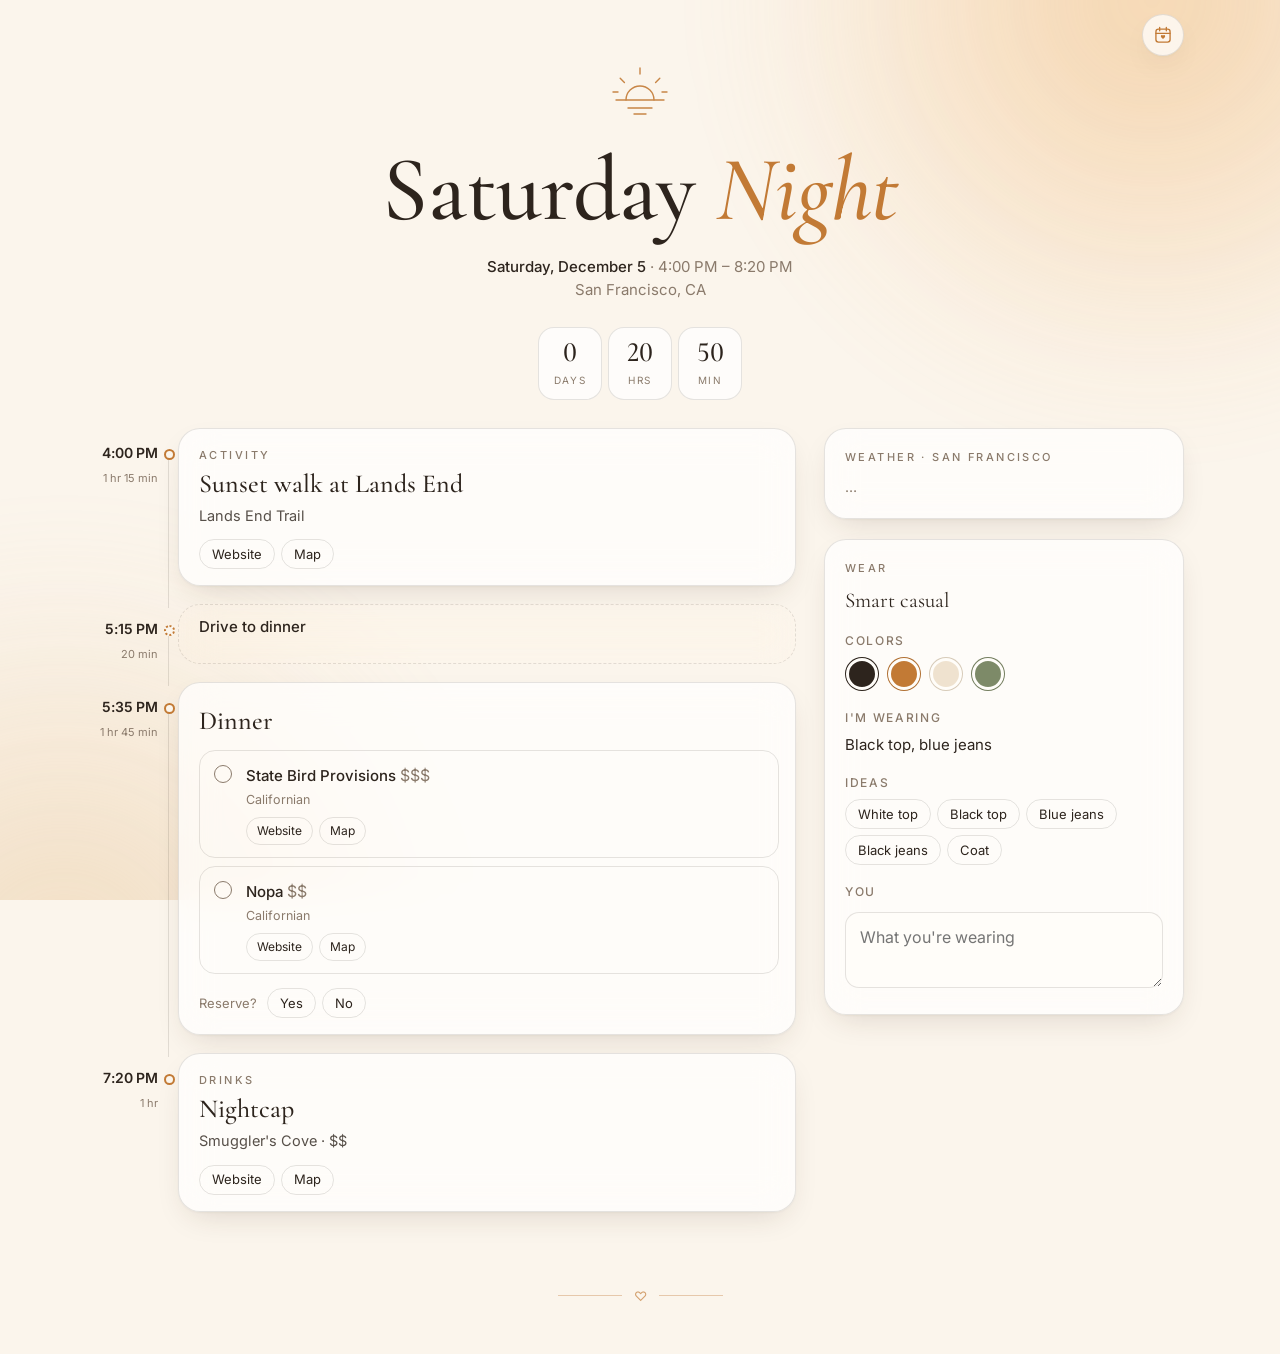
<file: index.html>
<!doctype html>
<html lang="en">
<head>
  <meta charset="utf-8">
  <meta name="viewport" content="width=device-width, initial-scale=1, viewport-fit=cover">
  <meta name="apple-mobile-web-app-capable" content="yes">
  <meta name="apple-mobile-web-app-status-bar-style" content="black-translucent">
  <meta name="apple-mobile-web-app-title" content="Date Night">
  <meta name="theme-color" content="#fbf5ec">
  <title>Date Night</title>
  <link rel="icon" href="data:image/svg+xml,<svg xmlns='http://www.w3.org/2000/svg' viewBox='0 0 64 64'><circle cx='32' cy='32' r='30' fill='%23c27a35'/><path d='M32 46s-14-8-14-18a7 7 0 0 1 14-2 7 7 0 0 1 14 2c0 10-14 18-14 18z' fill='%23fff'/></svg>">
  <link rel="preconnect" href="https://fonts.googleapis.com">
  <link rel="preconnect" href="https://fonts.gstatic.com" crossorigin>
  <link href="https://fonts.googleapis.com/css2?family=Cormorant+Garamond:ital,wght@0,400;0,500;0,600;1,400;1,500&family=Inter:wght@400;500;600&family=Playfair+Display:ital,wght@0,400;0,500;1,400&display=swap" rel="stylesheet">
  <link rel="stylesheet" href="css/style.css?v=17">
</head>
<body data-theme="golden">
  <div class="ambient" aria-hidden="true"></div>
  <div class="fx" id="fx" aria-hidden="true"></div>

  <div class="home" id="app">
    <button class="cal-btn" id="cal-btn" type="button" aria-label="Our dates" hidden>
      <svg viewBox="0 0 24 24" width="20" height="20" fill="none" stroke="currentColor" stroke-width="1.6" stroke-linecap="round" stroke-linejoin="round"><rect x="3.5" y="5" width="17" height="15.5" rx="3"/><path d="M3.5 10h17M8 3v4M16 3v4"/><path d="M12 16.6s-2.6-1.5-2.6-3.2a1.3 1.3 0 0 1 2.6-.4 1.3 1.3 0 0 1 2.6.4c0 1.7-2.6 3.2-2.6 3.2z" fill="currentColor" stroke="none"/></svg>
    </button>
    <header class="hero" id="hero"></header>

    <div class="jump-wrap">
      <nav class="jump" aria-label="Sections">
        <a href="#plan" data-sec="plan" class="on">Plan</a>
        <a href="#weather" data-sec="weather">Weather</a>
        <a href="#outfits" data-sec="outfits">Wear</a>
      </nav>
    </div>

    <div class="layout">
      <section id="plan" aria-label="Plan">
        <ol class="timeline" id="timeline"></ol>
      </section>

      <aside>
        <section id="weather" class="card weather" aria-label="Weather"></section>
        <section id="outfits" class="card outfit" aria-label="Wear"></section>
      </aside>
    </div>

    <footer class="foot"><div class="ornament" aria-hidden="true">♡</div></footer>
  </div>

  <div class="home her-cal" id="her-cal" hidden></div>

  <div class="picks-bar" id="picks-bar" hidden>
    <span id="picks-text"></span>
    <button class="btn small" id="send-picks" type="button">Send</button>
  </div>
  <div class="toast" id="toast" role="status" aria-live="polite"></div>

  <script type="module" src="js/home.js?v=17"></script>
</body>
</html>
</file>
<file: css/style.css>
/* ============================================================
   Date Planner — shared styles
   Themes set color tokens; components only read tokens.
   ============================================================ */

:root,
[data-theme="golden"] {
  --bg: #fbf5ec;
  --bg-2: #f4e8d8;
  --surface: rgba(255, 255, 255, 0.72);
  --surface-solid: #fffdf9;
  --ink: #2d241d;
  --muted: #8a7a6b;
  --line: rgba(45, 36, 29, 0.12);
  --accent: #c27a35;
  --accent-ink: #ffffff;
  --accent-soft: rgba(194, 122, 53, 0.12);
  --glow-1: rgba(239, 178, 107, 0.55);
  --glow-2: rgba(233, 199, 155, 0.6);
  --display: "Cormorant Garamond", Georgia, serif;
  --shadow: 0 1px 2px rgba(60, 40, 20, 0.04), 0 12px 32px -12px rgba(60, 40, 20, 0.18);
  color-scheme: light;
}
[data-theme="midnight"] {
  --bg: #0f131d;
  --bg-2: #161c2b;
  --surface: rgba(28, 35, 51, 0.72);
  --surface-solid: #1a2030;
  --ink: #f1ead8;
  --muted: #9aa0ae;
  --line: rgba(241, 234, 216, 0.12);
  --accent: #d6b46a;
  --accent-ink: #14110a;
  --accent-soft: rgba(214, 180, 106, 0.14);
  --glow-1: rgba(214, 180, 106, 0.22);
  --glow-2: rgba(70, 90, 150, 0.35);
  --display: "Playfair Display", Georgia, serif;
  --shadow: 0 1px 2px rgba(0, 0, 0, 0.3), 0 16px 40px -16px rgba(0, 0, 0, 0.6);
  color-scheme: dark;
}
[data-theme="blossom"] {
  --bg: #fdf4f4;
  --bg-2: #f9e3e6;
  --surface: rgba(255, 255, 255, 0.74);
  --surface-solid: #fffafa;
  --ink: #3b2430;
  --muted: #977883;
  --line: rgba(59, 36, 48, 0.12);
  --accent: #b4536b;
  --accent-ink: #ffffff;
  --accent-soft: rgba(180, 83, 107, 0.1);
  --glow-1: rgba(244, 180, 194, 0.6);
  --glow-2: rgba(255, 214, 220, 0.8);
  --display: "Cormorant Garamond", Georgia, serif;
  --shadow: 0 1px 2px rgba(90, 30, 50, 0.04), 0 12px 32px -12px rgba(90, 30, 50, 0.16);
  color-scheme: light;
}
[data-theme="coastal"] {
  --bg: #f2f6f5;
  --bg-2: #e2edeb;
  --surface: rgba(255, 255, 255, 0.74);
  --surface-solid: #fbfdfd;
  --ink: #1d2c33;
  --muted: #6e8389;
  --line: rgba(29, 44, 51, 0.12);
  --accent: #2f6f7e;
  --accent-ink: #ffffff;
  --accent-soft: rgba(47, 111, 126, 0.1);
  --glow-1: rgba(150, 200, 205, 0.55);
  --glow-2: rgba(230, 215, 185, 0.6);
  --display: "Playfair Display", Georgia, serif;
  --shadow: 0 1px 2px rgba(20, 50, 60, 0.04), 0 12px 32px -12px rgba(20, 50, 60, 0.16);
  color-scheme: light;
}
[data-theme="autumn"] {
  --bg: #3a2518;
  --bg-2: #4a3020;
  --surface: rgba(84, 54, 34, 0.66);
  --surface-solid: #4b301f;
  --ink: #f6e4cc;
  --muted: #caa684;
  --line: rgba(246, 228, 204, 0.14);
  --accent: #e8782c;
  --accent-ink: #2a1608;
  --accent-soft: rgba(232, 120, 44, 0.17);
  --glow-1: rgba(232, 120, 44, 0.3);
  --glow-2: rgba(150, 70, 25, 0.4);
  --display: "Cormorant Garamond", Georgia, serif;
  --shadow: 0 1px 2px rgba(0, 0, 0, 0.3), 0 16px 40px -16px rgba(20, 8, 0, 0.7);
  color-scheme: dark;
}
[data-theme="starlit"] {
  --bg: #15102a;
  --bg-2: #1f1840;
  --surface: rgba(42, 33, 72, 0.6);
  --surface-solid: #241c44;
  --ink: #ece8ff;
  --muted: #a49cc8;
  --line: rgba(236, 232, 255, 0.12);
  --accent: #c9b8ff;
  --accent-ink: #1a1433;
  --accent-soft: rgba(201, 184, 255, 0.14);
  --glow-1: rgba(140, 110, 255, 0.3);
  --glow-2: rgba(255, 170, 220, 0.16);
  --display: "Cormorant Garamond", Georgia, serif;
  --shadow: 0 1px 2px rgba(0, 0, 0, 0.3), 0 16px 40px -16px rgba(0, 0, 0, 0.7);
  color-scheme: dark;
}

[data-theme="warmxmas"] {
  --bg: #1b2a21; --bg-2: #22352a; --surface: rgba(38, 58, 45, 0.72); --surface-solid: #24372b;
  --ink: #f7ecd8; --muted: #b8b59c; --line: rgba(247, 236, 216, 0.13);
  --accent: #e0533f; --accent-ink: #ffffff; --accent-soft: rgba(224, 83, 63, 0.16);
  --glow-1: rgba(240, 180, 90, 0.22); --glow-2: rgba(224, 83, 63, 0.18);
  --display: "Playfair Display", Georgia, serif; --flake: #ffffff;
  --shadow: 0 1px 2px rgba(0, 0, 0, 0.3), 0 16px 40px -16px rgba(0, 0, 0, 0.6);
  color-scheme: dark;
}
[data-theme="whitexmas"] {
  --bg: #f3f6f9; --bg-2: #e3ebf3; --surface: rgba(255, 255, 255, 0.76); --surface-solid: #fbfdff;
  --ink: #1d2a3a; --muted: #74859a; --line: rgba(29, 42, 58, 0.11);
  --accent: #3b6a9a; --accent-ink: #ffffff; --accent-soft: rgba(59, 106, 154, 0.1);
  --glow-1: rgba(180, 205, 230, 0.7); --glow-2: rgba(255, 255, 255, 0.9);
  --display: "Cormorant Garamond", Georgia, serif; --flake: #b9cde2;
  --shadow: 0 1px 2px rgba(20, 40, 70, 0.04), 0 12px 32px -12px rgba(20, 40, 70, 0.16);
  color-scheme: light;
}
[data-theme="festive"] {
  --bg: #121212; --bg-2: #1d1b17; --surface: rgba(32, 30, 26, 0.74); --surface-solid: #1f1d19;
  --ink: #f6efe0; --muted: #a8a08e; --line: rgba(246, 239, 224, 0.12);
  --accent: #e6c25d; --accent-ink: #1a1406; --accent-soft: rgba(230, 194, 93, 0.14);
  --glow-1: rgba(230, 194, 93, 0.22); --glow-2: rgba(240, 120, 170, 0.14);
  --display: "Playfair Display", Georgia, serif;
  --shadow: 0 1px 2px rgba(0, 0, 0, 0.4), 0 16px 40px -16px rgba(0, 0, 0, 0.7);
  color-scheme: dark;
}
[data-theme="summer"] {
  --bg: #fff7e8; --bg-2: #ffe9c7; --surface: rgba(255, 255, 255, 0.74); --surface-solid: #fffcf5;
  --ink: #2b2118; --muted: #9a8167; --line: rgba(43, 33, 24, 0.12);
  --accent: #f0643a; --accent-ink: #ffffff; --accent-soft: rgba(240, 100, 58, 0.12);
  --glow-1: rgba(255, 200, 80, 0.6); --glow-2: rgba(80, 200, 200, 0.32);
  --display: "Playfair Display", Georgia, serif;
  --shadow: 0 1px 2px rgba(90, 50, 10, 0.05), 0 12px 32px -12px rgba(90, 50, 10, 0.18);
  color-scheme: light;
}
[data-theme="valentine"] {
  --bg: #fff1f3; --bg-2: #ffdfe5; --surface: rgba(255, 255, 255, 0.76); --surface-solid: #fffafb;
  --ink: #3d1424; --muted: #a26a7c; --line: rgba(61, 20, 36, 0.12);
  --accent: #d6336c; --accent-ink: #ffffff; --accent-soft: rgba(214, 51, 108, 0.1);
  --glow-1: rgba(255, 150, 180, 0.55); --glow-2: rgba(255, 205, 215, 0.75);
  --display: "Playfair Display", Georgia, serif;
  --shadow: 0 1px 2px rgba(90, 20, 40, 0.04), 0 12px 32px -12px rgba(90, 20, 40, 0.18);
  color-scheme: light;
}
[data-theme="spooky"] {
  --bg: #15111b; --bg-2: #1f1828; --surface: rgba(36, 28, 46, 0.72); --surface-solid: #221a2b;
  --ink: #f3e9dc; --muted: #a596a8; --line: rgba(243, 233, 220, 0.12);
  --accent: #f28b2c; --accent-ink: #1a0f05; --accent-soft: rgba(242, 139, 44, 0.15);
  --glow-1: rgba(242, 139, 44, 0.2); --glow-2: rgba(120, 80, 190, 0.25);
  --display: "Cormorant Garamond", Georgia, serif;
  --shadow: 0 1px 2px rgba(0, 0, 0, 0.4), 0 16px 40px -16px rgba(0, 0, 0, 0.7);
  color-scheme: dark;
}

/* ---------- base ---------- */
*, *::before, *::after { box-sizing: border-box; }
html { -webkit-text-size-adjust: 100%; scroll-behavior: smooth; scroll-padding-top: 72px; }
body {
  margin: 0;
  background: var(--bg);
  color: var(--ink);
  font: 400 16px/1.55 "Inter", -apple-system, BlinkMacSystemFont, "Segoe UI", sans-serif;
  -webkit-font-smoothing: antialiased;

  min-height: 100vh;
  min-height: 100dvh;
}
a { color: inherit; }
button, input, select, textarea { font: inherit; color: inherit; }
img, svg { display: block; }
.sr-only { position: absolute; width: 1px; height: 1px; overflow: hidden; clip: rect(0 0 0 0); white-space: nowrap; }

.display { font-family: var(--display); font-weight: 500; letter-spacing: -0.01em; line-height: 1.05; }
.eyebrow { font-size: 11px; letter-spacing: .22em; text-transform: uppercase; color: var(--muted); font-weight: 500; }
.muted { color: var(--muted); }

/* ambient background glow */
.ambient { position: fixed; inset: 0; width: 100vw; z-index: -1; pointer-events: none; overflow: hidden; }
.ambient::before, .ambient::after {
  content: ""; position: absolute; width: 70vmax; height: 70vmax; border-radius: 50%;
  filter: blur(60px); opacity: .9; animation: drift 26s ease-in-out infinite alternate;
}
.ambient::before { background: radial-gradient(circle, var(--glow-1), transparent 65%); top: -35vmax; right: -25vmax; }
.ambient::after { background: radial-gradient(circle, var(--glow-2), transparent 65%); bottom: -40vmax; left: -30vmax; animation-delay: -13s; }
[data-theme="starlit"] .ambient, [data-theme="midnight"] .ambient, [data-theme="festive"] .ambient, [data-theme="spooky"] .ambient {
  background-image:
    radial-gradient(1px 1px at 12% 18%, rgba(255,255,255,.7), transparent 60%),
    radial-gradient(1px 1px at 72% 12%, rgba(255,255,255,.55), transparent 60%),
    radial-gradient(1.5px 1.5px at 38% 42%, rgba(255,255,255,.5), transparent 60%),
    radial-gradient(1px 1px at 88% 48%, rgba(255,255,255,.6), transparent 60%),
    radial-gradient(1px 1px at 22% 72%, rgba(255,255,255,.45), transparent 60%),
    radial-gradient(1.5px 1.5px at 62% 84%, rgba(255,255,255,.5), transparent 60%),
    radial-gradient(1px 1px at 50% 26%, rgba(255,255,255,.4), transparent 60%),
    radial-gradient(1px 1px at 92% 90%, rgba(255,255,255,.45), transparent 60%);
}
[data-theme="midnight"] .ambient { opacity: .6; }
@keyframes drift { to { transform: translate(-6vmax, 8vmax) scale(1.08); } }
@media (prefers-reduced-motion: reduce) { .ambient::before, .ambient::after { animation: none; } html { scroll-behavior: auto; } }

/* ---------- shared controls ---------- */
.btn {
  display: inline-flex; align-items: center; justify-content: center; gap: 8px;
  min-height: 44px; padding: 0 18px; border-radius: 999px;
  border: 1px solid var(--line); background: var(--surface-solid); color: var(--ink);
  font-size: 14px; font-weight: 500; cursor: pointer; text-decoration: none; white-space: nowrap;
  transition: transform .15s ease, background .2s ease, border-color .2s ease, box-shadow .2s;
}
.btn:hover { border-color: color-mix(in srgb, var(--ink) 25%, transparent); }
.btn:active { transform: scale(.98); }
.btn.primary { background: var(--accent); border-color: var(--accent); color: var(--accent-ink); }
.btn.primary:hover { box-shadow: 0 6px 18px -6px var(--accent); }
.btn.ghost { background: transparent; }
.btn.small { min-height: 34px; padding: 0 12px; font-size: 13px; }
.btn.icon { width: 36px; min-height: 36px; padding: 0; }
.btn:focus-visible, .chip:focus-visible, input:focus-visible, select:focus-visible, textarea:focus-visible {
  outline: 2px solid var(--accent); outline-offset: 2px;
}

.chip {
  display: inline-flex; align-items: center; gap: 6px; min-height: 30px; padding: 0 12px;
  border-radius: 999px; border: 1px solid var(--line); background: transparent;
  font-size: 13px; color: var(--ink); cursor: pointer; text-decoration: none; white-space: nowrap;
}
.chip[aria-pressed="true"] { background: var(--ink); color: var(--bg); border-color: var(--ink); }
.chip.soft { background: var(--accent-soft); border-color: transparent; color: var(--accent); }

.card {
  background: var(--surface);
  -webkit-backdrop-filter: blur(18px) saturate(1.2); backdrop-filter: blur(18px) saturate(1.2);
  border: 1px solid var(--line); border-radius: 22px; box-shadow: var(--shadow);
}

.toast {
  position: fixed; left: 50%; bottom: calc(24px + env(safe-area-inset-bottom)); transform: translate(-50%, 20px);
  background: var(--ink); color: var(--bg); padding: 12px 18px; border-radius: 999px; font-size: 14px;
  opacity: 0; pointer-events: none; transition: all .3s ease; z-index: 50; max-width: calc(100vw - 32px); text-align: center;
}
.toast.show { opacity: 1; transform: translate(-50%, 0); }

/* ============================================================
   HOME — the date-night invitation
   ============================================================ */
.home { max-width: 1120px; margin: 0 auto; padding: 0 16px calc(48px + env(safe-area-inset-bottom)); }

.hero { text-align: center; padding: calc(56px + env(safe-area-inset-top)) 8px 28px; position: relative; }
.hero .emblem { width: 64px; height: 64px; margin: 0 auto 22px; color: var(--accent); opacity: .9; animation: rise 1s ease backwards; }
.hero .eyebrow { animation: rise 1s .1s ease backwards; }
.hero h1 { font-size: clamp(44px, 11vw, 92px); margin: 14px 0 16px; animation: rise 1s .18s ease backwards; }
.hero h1 em { font-style: italic; color: var(--accent); }
.hero .when { font-size: 15px; color: var(--muted); animation: rise 1s .26s ease backwards; }
.hero .when strong { color: var(--ink); font-weight: 500; }
.hero .invite { max-width: 34em; margin: 22px auto 0; font-family: var(--display); font-size: clamp(19px, 4.6vw, 23px); line-height: 1.45; font-style: italic; animation: rise 1s .34s ease backwards; }
.countdown { display: inline-flex; gap: 6px; margin-top: 26px; animation: rise 1s .42s ease backwards; }
.countdown div { min-width: 64px; padding: 10px 6px 8px; border-radius: 16px; border: 1px solid var(--line); background: var(--surface); }
.countdown b { display: block; font-family: var(--display); font-size: 28px; font-weight: 500; line-height: 1; }
.countdown span { font-size: 10px; letter-spacing: .16em; text-transform: uppercase; color: var(--muted); }
.ornament { display: flex; align-items: center; justify-content: center; gap: 12px; color: var(--accent); margin: 36px auto 0; opacity: .7; }
.ornament::before, .ornament::after { content: ""; height: 1px; width: 64px; background: currentColor; opacity: .5; }
@keyframes rise { from { opacity: 0; transform: translateY(12px); } to { opacity: 1; transform: none; } }

.jump-wrap {
  position: sticky; top: 0; z-index: 10; margin: 0 -16px 20px; padding: calc(10px + env(safe-area-inset-top)) 16px 12px;
  background: linear-gradient(var(--bg) 60%, transparent);
}
.jump {
  display: grid; grid-template-columns: repeat(3, 1fr); gap: 2px; max-width: 320px; margin: 0 auto; padding: 4px;
  border-radius: 999px; background: var(--surface-solid); border: 1px solid var(--line); box-shadow: var(--shadow);
}
.jump a {
  padding: 8px 0; border-radius: 999px; font-size: 13px; text-align: center; text-decoration: none; color: var(--muted);
  -webkit-tap-highlight-color: transparent; transition: background .2s, color .2s;
}
.jump a.on { background: var(--ink); color: var(--bg); }
.layout { display: grid; grid-template-columns: minmax(0, 1fr); gap: 20px; }
.layout > * { min-width: 0; }
@media (min-width: 900px) {
  .layout { grid-template-columns: minmax(0, 1fr) 360px; gap: 28px; align-items: start; }
  .layout aside { position: sticky; top: 80px; }
  .jump-wrap { display: none; }
}
aside { display: grid; grid-template-columns: minmax(0, 1fr); gap: 20px; }

.section-title { display: flex; align-items: baseline; justify-content: space-between; gap: 12px; margin: 0 4px 14px; }
.section-title h2 { font-family: var(--display); font-weight: 500; font-size: 30px; margin: 0; }

/* timeline */
.timeline { list-style: none; margin: 0; padding: 0; position: relative; }
.tl-item { display: grid; grid-template-columns: 62px minmax(0, 1fr); gap: 20px; position: relative; padding-bottom: 18px; }
.tl-item::before { content: ""; position: absolute; left: 72px; top: 22px; bottom: -4px; width: 1px; background: var(--line); }
.tl-item:last-child::before { display: none; }
.tl-time { text-align: right; padding-top: 14px; }
.tl-time b { display: block; font-size: 14px; white-space: nowrap; font-weight: 600; letter-spacing: -.01em; }
.tl-time span { font-size: 11px; color: var(--muted); }
.tl-card { position: relative; padding: 18px 16px 16px 20px; }
.tl-card .eyebrow { min-width: 0; }
.tl-card::before {
  content: ""; position: absolute; left: -15.5px; top: 20px; width: 11px; height: 11px; border-radius: 50%;
  background: var(--bg); border: 2px solid var(--accent);
}
.tl-item.travel .tl-card { background: transparent; box-shadow: none; border-style: dashed; padding-block: 12px; }
.tl-item.travel .tl-card::before { border-style: dotted; }
.tl-kind { display: flex; align-items: center; gap: 8px; justify-content: space-between; }
.tl-card h3 { font-family: var(--display); font-weight: 500; font-size: 26px; line-height: 1.1; margin: 6px 0 4px; }
.tl-item.travel h3 { font-family: inherit; font-size: 15px; font-weight: 500; margin: 2px 0 0; }
.tl-card p { margin: 6px 0 0; font-size: 14.5px; color: var(--muted); }
.tl-meta { display: flex; flex-wrap: wrap; gap: 6px; margin-top: 12px; }
.temp-chip { display: inline-flex; align-items: center; gap: 4px; font-size: 12px; color: var(--muted); }
.temp-chip svg { width: 15px; height: 15px; }
.badge { display: inline-flex; align-items: center; gap: 6px; font-size: 12px; padding: 4px 10px; border-radius: 999px; background: var(--accent-soft); color: var(--accent); font-weight: 500; }
.badge.ok { background: color-mix(in srgb, #3f8f5a 14%, transparent); color: #3f8f5a; }
[data-theme="midnight"] .badge.ok, [data-theme="starlit"] .badge.ok { color: #8fd3a5; }

.options { display: grid; gap: 8px; margin-top: 14px; }
.options .label { font-size: 12px; color: var(--muted); }
.opt {
  display: grid; grid-template-columns: 22px 1fr; gap: 10px; align-items: start; text-align: left; width: 100%;
  padding: 12px 14px; border-radius: 16px; border: 1px solid var(--line); background: transparent; cursor: pointer;
  transition: border-color .2s, background .2s;
}
.opt:hover { border-color: color-mix(in srgb, var(--accent) 50%, transparent); }
.opt[aria-checked="true"] { border-color: var(--accent); background: var(--accent-soft); }
.opt .radio { width: 18px; height: 18px; border-radius: 50%; border: 1.5px solid var(--muted); margin-top: 2px; display: grid; place-items: center; }
.opt[aria-checked="true"] .radio { border-color: var(--accent); }
.opt[aria-checked="true"] .radio::after { content: ""; width: 8px; height: 8px; border-radius: 50%; background: var(--accent); }
.opt strong { font-weight: 500; font-size: 15px; }
.opt small { display: block; color: var(--muted); font-size: 12.5px; margin-top: 2px; }
.opt .chip { min-height: 28px; padding: 0 10px; font-size: 12px; }
.opt .links { display: flex; gap: 6px; margin-top: 8px; flex-wrap: wrap; }

/* weather */
.weather { padding: 20px; }
.wx-now { display: flex; align-items: center; gap: 16px; margin-top: 10px; }
.wx-now svg { width: 52px; height: 52px; color: var(--accent); stroke-width: 1.2; }
.wx-now .temp { font-family: var(--display); font-size: 52px; line-height: 1; font-weight: 500; }
.wx-now .desc { font-size: 15px; }
.wx-now .desc small { display: block; color: var(--muted); font-size: 13px; }
.wx-stats { display: grid; grid-template-columns: repeat(3, 1fr); gap: 8px; margin-top: 16px; }
.wx-stats div { padding: 10px; border-radius: 14px; background: var(--accent-soft); text-align: center; }
.wx-stats b { display: block; font-size: 15px; font-weight: 600; }
.wx-stats span { font-size: 11px; color: var(--muted); letter-spacing: .04em; }
.wx-hours { display: flex; gap: 4px; overflow-x: auto; margin: 16px -4px 0; padding: 0 4px 4px; scrollbar-width: none; }
.wx-hours::-webkit-scrollbar { display: none; }
.wx-hours div { flex: 1 0 46px; text-align: center; font-size: 12px; color: var(--muted); padding: 8px 0; border-radius: 12px; }
.wx-hours div.in { color: var(--ink); background: var(--accent-soft); }
.wx-hours svg { width: 18px; height: 18px; margin: 6px auto; }
.wx-tip { margin: 14px 0 0; font-size: 14px; font-style: italic; font-family: var(--display); font-size: 18px; }
.wx-empty { color: var(--muted); font-size: 14px; margin: 10px 0 0; }

/* outfits */
.outfit { padding: 20px; }
.outfit h4 { margin: 18px 0 6px; font-size: 12px; letter-spacing: .14em; text-transform: uppercase; color: var(--muted); font-weight: 500; }
.outfit p { margin: 0; font-size: 15px; }
.palette { display: flex; gap: 8px; margin-top: 4px; }
.palette i { width: 34px; height: 34px; border-radius: 50%; border: 1px solid var(--line); box-shadow: inset 0 0 0 3px var(--surface-solid); }
.suggest { display: flex; flex-wrap: wrap; gap: 6px; }
.suggest button[aria-pressed="true"] { background: var(--accent); color: var(--accent-ink); border-color: var(--accent); }
.outfit textarea, .field textarea, .field input, .field select {
  width: 100%; border: 1px solid var(--line); border-radius: 14px; padding: 12px 14px; background: var(--surface-solid);
  font-size: 16px; resize: vertical;
}
.outfit textarea { margin-top: 4px; min-height: 76px; }

.picks-bar {
  position: fixed; left: 50%; transform: translateX(-50%); bottom: calc(16px + env(safe-area-inset-bottom)); z-index: 20;
  display: flex; align-items: center; gap: 12px; padding: 6px 6px 6px 18px; border-radius: 999px;
  background: var(--ink); color: var(--bg); box-shadow: 0 16px 40px -12px rgba(0,0,0,.45); font-size: 14px;
  max-width: calc(100vw - 32px); animation: rise .4s ease backwards;
}
.picks-bar .btn { background: var(--accent); border-color: var(--accent); color: var(--accent-ink); }
.picks-bar[hidden] { display: none; }

.foot { text-align: center; margin-top: 56px; font-size: 13px; color: var(--muted); }
.foot a { color: var(--muted); }

/* ============================================================
   PLANNER
   ============================================================ */
.planner-body { --display: "Cormorant Garamond", Georgia, serif; transition: background-color .5s ease, color .5s ease; }
.p-top {
  position: sticky; top: 0; z-index: 30; display: flex; align-items: center; gap: 12px;
  padding: calc(10px + env(safe-area-inset-top)) 16px 10px;
  background: color-mix(in srgb, var(--bg) 82%, transparent);
  -webkit-backdrop-filter: blur(18px); backdrop-filter: blur(18px); border-bottom: 1px solid var(--line);
}
.p-top .brand { font-family: var(--display); font-size: 24px; font-weight: 500; margin-right: auto; text-decoration: none; }
.p-top .brand em { color: var(--accent); }
.saved { font-size: 12px; color: var(--muted); transition: opacity .3s; }

.p-shell { display: grid; grid-template-columns: minmax(0, 1fr); max-width: 1240px; margin: 0 auto; }
.p-shell > * { min-width: 0; }
@media (min-width: 960px) { .p-shell { grid-template-columns: 270px minmax(0, 1fr); } }

.p-side { padding: 20px 16px; border-right: 1px solid var(--line); display: none; }
@media (min-width: 960px) { .p-side { display: block; position: sticky; top: 65px; height: calc(100vh - 65px); overflow: auto; } }
.p-side h3 { margin: 4px 4px 12px; }
.plan-link {
  display: block; width: 100%; text-align: left; padding: 12px 14px; border-radius: 14px; border: 1px solid transparent;
  background: transparent; cursor: pointer; margin-bottom: 4px;
}
.plan-link:hover { background: var(--accent-soft); }
.plan-link.on { background: var(--surface-solid); border-color: var(--line); box-shadow: var(--shadow); }
.plan-link b { display: block; font-weight: 500; font-size: 14.5px; }
.plan-link small { color: var(--muted); font-size: 12px; }
.plan-link .star { color: var(--accent); }
.p-mobile-switch { display: flex; gap: 8px; padding: 14px 16px 0; }
.p-mobile-switch select { flex: 1; min-width: 0; width: 100%; min-height: 44px; border-radius: 999px; border: 1px solid var(--line); padding: 0 14px; background: var(--surface-solid); font-size: 15px; }
@media (min-width: 960px) { .p-mobile-switch { display: none; } }

.p-main { padding: 16px 16px calc(80px + env(safe-area-inset-bottom)); min-width: 0; }
@media (min-width: 960px) { .p-main { padding: 28px 36px 80px; } }
.p-head { display: flex; align-items: flex-end; justify-content: space-between; gap: 16px; flex-wrap: wrap; margin-bottom: 18px; }
.p-head h1 { font-size: clamp(34px, 7vw, 48px); margin: 4px 0 0; }

.tabs { display: flex; gap: 4px; padding: 4px; border-radius: 999px; background: var(--bg-2); width: max-content; max-width: 100%; overflow-x: auto; margin-bottom: 22px; scrollbar-width: none; }
.tabs button { border: 0; background: transparent; padding: 8px 16px; border-radius: 999px; font-size: 14px; cursor: pointer; color: var(--muted); white-space: nowrap; }
.tabs button[aria-selected="true"] { background: var(--surface-solid); color: var(--ink); box-shadow: var(--shadow); }

.panel { display: grid; gap: 16px; }
.p-card { padding: 20px; background: var(--surface-solid); border: 1px solid var(--line); border-radius: 20px; }
.p-card > h3 { margin: 0 0 4px; font-family: var(--display); font-weight: 500; font-size: 24px; }
.p-card > p.hint { margin: 0 0 14px; font-size: 13.5px; color: var(--muted); }

.grid2 { display: grid; gap: 12px; }
@media (min-width: 640px) { .grid2 { grid-template-columns: 1fr 1fr; } }
.field { display: grid; gap: 6px; }
.field > span { font-size: 12.5px; color: var(--muted); font-weight: 500; }
.field input, .field select { min-height: 46px; }
.field textarea { min-height: 84px; }
.check { display: inline-flex; align-items: center; gap: 8px; font-size: 14px; cursor: pointer; }
.check input { width: 18px; height: 18px; accent-color: var(--accent); }

.geo-results { display: grid; gap: 4px; margin-top: 6px; }
.geo-results button { text-align: left; padding: 10px 12px; border-radius: 12px; border: 1px solid var(--line); background: transparent; cursor: pointer; font-size: 14px; }
.geo-results button:hover { background: var(--accent-soft); }

.theme-grid { display: grid; grid-template-columns: repeat(auto-fill, minmax(150px, 1fr)); gap: 10px; }
.theme-card {
  text-align: left; border-radius: 18px; border: 1.5px solid var(--line); padding: 0; overflow: hidden; cursor: pointer; background: transparent;
  transition: transform .2s, border-color .2s;
}
.theme-card:hover { transform: translateY(-2px); }
.theme-card[aria-pressed="true"] { border-color: var(--accent); box-shadow: 0 0 0 3px var(--accent-soft); }
.theme-card .sw { height: 70px; display: grid; grid-template-columns: 2fr 1fr 1fr 1fr; position: relative; }
.theme-card .sw svg { position: absolute; right: 10px; top: 10px; width: 30px; height: 30px; }
.theme-card .tx { padding: 10px 12px 12px; }
.theme-card b { display: block; font-weight: 500; font-size: 14px; }
.theme-card small { color: var(--muted); font-size: 12px; line-height: 1.35; display: block; }

.toolbar { display: flex; flex-wrap: wrap; gap: 6px; align-items: center; }
.toolbar .spacer { flex: 1; }
.add-row { display: flex; gap: 6px; flex-wrap: wrap; }
.time-sum { font-size: 13px; color: var(--muted); }

.items { display: grid; gap: 10px; }
.item { border: 1px solid var(--line); border-radius: 18px; background: var(--surface-solid); transition: box-shadow .2s, opacity .2s, transform .2s; }
.item.dragging { opacity: .4; }
.item.drop-above { box-shadow: 0 -3px 0 var(--accent); }
.item.drop-below { box-shadow: 0 3px 0 var(--accent); }
.item-head { display: grid; grid-template-columns: auto minmax(0, 1fr) auto; align-items: center; gap: 10px; padding: 10px 10px 10px 8px; }
.handle { display: grid; gap: 2px; }
.handle button { width: 30px; height: 24px; border: 0; background: transparent; border-radius: 8px; cursor: pointer; color: var(--muted); font-size: 12px; }
.handle button:hover:not(:disabled) { background: var(--accent-soft); color: var(--ink); }
.handle button:disabled { opacity: .25; cursor: default; }
.grip { cursor: grab; color: var(--muted); padding: 0 2px; font-size: 16px; user-select: none; display: none; }
@media (hover: hover) { .grip { display: block; } }
.item-title { min-width: 0; cursor: pointer; }
.item-title b { display: block; font-weight: 500; font-size: 15.5px; white-space: nowrap; overflow: hidden; text-overflow: ellipsis; }
.item-title small { color: var(--muted); font-size: 12.5px; }
.item-title .ic { color: var(--accent); margin-right: 6px; }
.dur { display: flex; align-items: center; gap: 2px; border: 1px solid var(--line); border-radius: 999px; padding: 2px; }
.dur button { width: 32px; height: 32px; border-radius: 50%; border: 0; background: transparent; cursor: pointer; font-size: 16px; }
.dur button:hover { background: var(--accent-soft); }
.dur span { font-size: 12.5px; min-width: 50px; text-align: center; font-variant-numeric: tabular-nums; }
.item-body { border-top: 1px solid var(--line); padding: 16px; display: grid; gap: 14px; }
.item-body[hidden] { display: none; }
.sub { font-size: 12px; letter-spacing: .14em; text-transform: uppercase; color: var(--muted); margin: 4px 0 -4px; font-weight: 500; }
.opt-edit { border: 1px solid var(--line); border-radius: 16px; padding: 14px; display: grid; gap: 10px; }
.opt-edit.is-hidden { opacity: .55; }
.opt-edit .row { display: flex; gap: 8px; align-items: center; flex-wrap: wrap; }
.opt-edit .row .spacer { flex: 1; }
.resv { border-radius: 16px; padding: 14px; background: var(--accent-soft); display: grid; gap: 10px; }
.resv .row { display: flex; flex-wrap: wrap; gap: 6px; align-items: center; }
.empty { text-align: center; padding: 36px 16px; color: var(--muted); border: 1px dashed var(--line); border-radius: 18px; }
.empty .display { font-size: 26px; color: var(--ink); margin-bottom: 6px; }

.swatch-row { display: flex; gap: 8px; flex-wrap: wrap; align-items: center; }
.swatch-row label { position: relative; }
.swatch-row input[type=color] { width: 40px; height: 40px; border-radius: 50%; border: 1px solid var(--line); padding: 0; background: none; cursor: pointer; }
.swatch-row input[type=color]::-webkit-color-swatch-wrapper { padding: 3px; }
.swatch-row input[type=color]::-webkit-color-swatch { border: 0; border-radius: 50%; }
.swatch-row .x { position: absolute; top: -4px; right: -4px; width: 18px; height: 18px; border-radius: 50%; border: 0; background: var(--ink); color: var(--bg); font-size: 11px; line-height: 18px; cursor: pointer; padding: 0; }
.list-edit { display: grid; gap: 6px; }
.list-edit .row { display: flex; gap: 6px; }
.list-edit input { flex: 1; min-height: 42px; border: 1px solid var(--line); border-radius: 12px; padding: 0 12px; background: var(--surface-solid); font-size: 16px; }

.share-link { display: flex; gap: 8px; }
.share-link input { flex: 1; min-width: 0; min-height: 44px; border: 1px solid var(--line); border-radius: 999px; padding: 0 16px; background: var(--bg); font-size: 13px; color: var(--muted); }
code.block { display: block; white-space: pre-wrap; background: var(--bg-2); border-radius: 12px; padding: 12px; font-size: 12.5px; }

@media (max-width: 560px) {
  .item-head { grid-template-columns: auto minmax(0, 1fr); row-gap: 6px; }
  .item-head .dur { grid-column: 2; justify-self: start; }
  .item-title b { white-space: normal; }
}

/* her reservation answer */
.resv-ask { display: flex; align-items: center; gap: 6px; margin-top: 14px; font-size: 13px; color: var(--muted); }
.resv-ask span { margin-right: 4px; }
.resv-ask .chip[aria-pressed="true"] { background: var(--accent); border-color: var(--accent); color: var(--accent-ink); }
.outfit .dress { margin-top: 10px; font-family: var(--display); font-size: 21px; line-height: 1.3; }

/* ============================================================
   CALENDAR
   ============================================================ */
.cal-head { display: flex; align-items: flex-end; justify-content: space-between; gap: 12px; flex-wrap: wrap; margin-bottom: 18px; }
.cal-head h1 { font-size: clamp(34px, 7vw, 48px); margin: 4px 0 0; }
.seg { display: inline-flex; padding: 3px; border-radius: 999px; background: var(--bg-2); }
.seg button { border: 0; background: transparent; padding: 6px 14px; border-radius: 999px; font-size: 13px; cursor: pointer; color: var(--muted); }
.seg button[aria-pressed="true"] { background: var(--surface-solid); color: var(--ink); box-shadow: var(--shadow); }
.cal-grid { display: grid; grid-template-columns: repeat(7, minmax(0, 1fr)); gap: 4px; }
.cal-dow { text-align: center; font-size: 11px; letter-spacing: .12em; color: var(--muted); padding: 4px 0 6px; }
.cal-day {
  min-height: 104px; padding: 8px; border-radius: 14px; border: 1px solid var(--line); background: var(--surface-solid);
  display: flex; flex-direction: column; align-items: stretch; gap: 4px; text-align: left; cursor: pointer; min-width: 0; overflow: hidden;
}
.cal-day:hover { border-color: color-mix(in srgb, var(--ink) 25%, transparent); }
.cal-day .n { font-size: 13px; font-weight: 500; width: 24px; height: 24px; display: grid; place-items: center; border-radius: 999px; }
.cal-day.out { background: transparent; opacity: .4; }
.cal-day.past .n { color: var(--muted); }
.cal-day.today .n { background: var(--ink); color: var(--bg); }
.cal-day.sel { border-color: var(--accent); box-shadow: 0 0 0 2px var(--accent-soft); }
.cal-pills { display: grid; gap: 3px; min-width: 0; }
.cal-pill {
  display: block; font-size: 11.5px; padding: 3px 6px; border-radius: 6px; white-space: nowrap; overflow: hidden; text-overflow: ellipsis;
  background: color-mix(in srgb, var(--c) 18%, transparent); border-left: 2px solid var(--c);
}
.cal-day.past .cal-pill { opacity: .65; }
@media (max-width: 640px) {
  .cal-day { min-height: 0; aspect-ratio: 1; padding: 4px; align-items: center; justify-content: flex-start; gap: 2px; border-radius: 12px; }
  .cal-pills { display: flex; gap: 3px; justify-content: center; }
  .cal-pill { font-size: 0; width: 6px; height: 6px; padding: 0; border: 0; border-radius: 50%; background: var(--c); }
}
.day-list { display: grid; gap: 8px; margin-top: 16px; }
.day-list h3 { margin: 4px 2px 2px; font-family: var(--display); font-weight: 500; font-size: 22px; }
.plan-row {
  display: grid; grid-template-columns: 4px minmax(0, 1fr) auto; gap: 12px; align-items: center; width: 100%; text-align: left;
  padding: 12px 14px; border-radius: 16px; border: 1px solid var(--line); background: var(--surface-solid); cursor: pointer;
}
.plan-row:hover { border-color: color-mix(in srgb, var(--ink) 25%, transparent); }
.plan-row i { align-self: stretch; border-radius: 4px; background: var(--c); }
.plan-row b { display: block; font-weight: 500; }
.plan-row small { color: var(--muted); font-size: 12.5px; }
.plan-row.past { opacity: .7; }
.week { display: grid; gap: 8px; }
.wk-row {
  display: grid; grid-template-columns: 56px minmax(0, 1fr); gap: 14px; padding: 12px 14px; border-radius: 16px;
  border: 1px solid var(--line); background: var(--surface-solid);
}
.wk-row.past { opacity: .6; }
.wk-row.today { border-color: var(--accent); }
.wk-date { text-align: center; }
.wk-date small { display: block; font-size: 11px; letter-spacing: .12em; text-transform: uppercase; color: var(--muted); }
.wk-date b { font-family: var(--display); font-size: 28px; font-weight: 500; line-height: 1.1; }
.wk-plans { display: grid; gap: 8px; align-content: center; min-width: 0; }
.wk-plan { text-align: left; border: 0; background: transparent; padding: 0; cursor: pointer; min-width: 0; }
.wk-plan b { font-weight: 500; display: flex; align-items: center; gap: 8px; }
.wk-plan b::before { content: ""; width: 8px; height: 8px; border-radius: 50%; background: var(--c); flex: none; }
.wk-plan ol { list-style: none; margin: 6px 0 0; padding: 0 0 0 16px; display: grid; gap: 2px; font-size: 13px; color: var(--muted); }
.wk-plan ol span { display: inline-block; min-width: 68px; font-variant-numeric: tabular-nums; }
.wk-add { justify-self: start; border: 0; background: transparent; color: var(--muted); font-size: 13px; cursor: pointer; padding: 4px 0; }
.wk-add:hover { color: var(--ink); }
.side-group { margin: 18px 4px 8px; }
.display, .wk-date b, .countdown b, .wx-now .temp { font-variant-numeric: lining-nums; }
.plan-row-wrap { display: grid; grid-template-columns: minmax(0, 1fr) auto; gap: 6px; align-items: stretch; }
.heart {
  width: 48px; border-radius: 16px; border: 1px solid var(--line); background: var(--surface-solid);
  font-size: 18px; cursor: pointer; color: var(--muted);
}
.heart[aria-pressed="true"] { color: var(--accent); border-color: var(--accent); background: var(--accent-soft); }
.fav-month h3::before { content: "♥ "; color: var(--accent); font-size: .8em; }
@media (max-width: 640px) { .cal-pill.fav { width: 7px; height: 7px; box-shadow: 0 0 0 2px var(--surface-solid), 0 0 0 3px var(--c); } }

/* quick delete */
.plan-row-wrap { grid-template-columns: minmax(0, 1fr) auto auto; }
.row-del {
  width: 44px; border-radius: 16px; border: 1px solid var(--line); background: var(--surface-solid);
  color: var(--muted); cursor: pointer; display: grid; place-items: center; padding: 0;
}
.row-del svg { display: block; }
.row-del:hover { color: #b3261e; border-color: color-mix(in srgb, #b3261e 40%, transparent); }
.wk-item { display: grid; grid-template-columns: minmax(0, 1fr) auto; gap: 8px; align-items: start; }
.wk-item .row-del { width: 36px; height: 36px; border-radius: 12px; }
.toast { pointer-events: none; display: inline-flex; align-items: center; gap: 14px; }
.toast.show { pointer-events: auto; }
.toast-btn { border: 0; background: transparent; color: inherit; font-weight: 600; text-decoration: underline; cursor: pointer; padding: 4px 0; font-size: 14px; }

/* ============================================================
   THEME EFFECTS (home page)
   ============================================================ */
.home { position: relative; z-index: 1; }
.fx { position: fixed; inset: 0; pointer-events: none; overflow: hidden; z-index: 0; }
.fx i { position: absolute; display: block; left: var(--x); top: -40px; width: var(--s); height: var(--s); opacity: var(--o);
  animation: fx-fall var(--d) linear var(--delay) infinite; will-change: transform; }
.fx .flake { border-radius: 50%; background: var(--flake, #fff); box-shadow: 0 0 6px rgba(255, 255, 255, .7); }
.fx .petal { height: calc(var(--s) * .7); border-radius: 80% 0 80% 0; background: var(--c); }
.fx .leaf { border-radius: 0 80% 0 80%; background: var(--c); }
.fx .confetti { height: calc(var(--s) * .45); border-radius: 1px; background: var(--c); }
.fx .heartp, .fx .bubble, .fx .ember { top: auto; bottom: -40px; animation-name: fx-rise; }
.fx .heartp { width: auto; height: auto; font-size: var(--s); line-height: 1; color: var(--c); font-style: normal; }
.fx .bubble { border-radius: 50%; border: 1.5px solid var(--c); opacity: calc(var(--o) * .7); }
.fx .ember { border-radius: 50%; background: var(--c); box-shadow: 0 0 8px 2px var(--c); }
.fx .twinkle { top: var(--y); border-radius: 50%; background: #fff; box-shadow: 0 0 6px #fff; animation: fx-twinkle var(--d) ease-in-out var(--delay) infinite; }
.fx .bat { top: var(--y); left: -60px; width: calc(var(--s) * 2); height: var(--s); color: var(--c); animation: fx-fly var(--d) linear var(--delay) infinite; }
.fx .bat svg { width: 100%; height: 100%; animation: fx-flap .28s ease-in-out infinite alternate; transform-origin: center; }
[data-theme="spooky"] .fx .bat { color: #4a3a5c; }
@keyframes fx-fall { from { transform: translate3d(0, 0, 0) rotate(0); } to { transform: translate3d(var(--drift), calc(100vh + 80px), 0) rotate(var(--r)); } }
@keyframes fx-rise { from { transform: translate3d(0, 0, 0) rotate(0); } to { transform: translate3d(var(--drift), calc(-100vh - 80px), 0) rotate(var(--r)); } }
@keyframes fx-twinkle { 0%, 100% { opacity: var(--o); transform: scale(1); } 50% { opacity: .1; transform: scale(.4); } }
@keyframes fx-fly { 0% { transform: translate3d(0, 0, 0); } 30% { transform: translate3d(35vw, -24px, 0); } 60% { transform: translate3d(70vw, 18px, 0); } 100% { transform: translate3d(calc(100vw + 140px), -8px, 0); } }
@keyframes fx-flap { to { transform: scaleY(.45); } }

.fx-lights { position: absolute; top: env(safe-area-inset-top); left: 0; right: 0; height: 44px; z-index: 2; pointer-events: none; color: rgba(247, 236, 216, .35); }
.fx-lights svg { position: absolute; inset: 0; width: 100%; height: 100%; }
.fx-lights b { position: absolute; width: 8px; height: 12px; margin-left: -4px; border-radius: 45% 45% 50% 50%; background: var(--c);
  box-shadow: 0 0 10px 3px var(--c); animation: fx-bulb 2.4s ease-in-out var(--delay) infinite; }
.fx-lights b::before { content: ""; position: absolute; top: -3px; left: 2px; width: 4px; height: 4px; border-radius: 1px; background: #6d6a5c; }
@keyframes fx-bulb { 0%, 100% { opacity: 1; } 50% { opacity: .35; box-shadow: 0 0 4px 1px var(--c); } }

.hero .emblem svg { animation: bob 6s ease-in-out infinite; }
@keyframes bob { 50% { transform: translateY(-4px) rotate(-3deg); } }
@media (prefers-reduced-motion: reduce) { .fx { display: none; } .hero .emblem svg { animation: none; } }

/* selects: room for the arrow */
select {
  -webkit-appearance: none; appearance: none;
  background-image: url("data:image/svg+xml,%3Csvg xmlns='http://www.w3.org/2000/svg' width='12' height='8' viewBox='0 0 12 8'%3E%3Cpath d='M1 1.5l5 5 5-5' fill='none' stroke='%23888' stroke-width='1.6' stroke-linecap='round' stroke-linejoin='round'/%3E%3C/svg%3E");
  background-repeat: no-repeat; background-position: right 16px center; background-size: 12px 8px;
  padding-right: 44px !important;
}
.p-mobile-switch select { padding-left: 18px; }

/* duration slider */
.slider { -webkit-appearance: none; appearance: none; width: 100%; height: 28px; background: transparent; padding: 0; border: 0; min-height: 0 !important; }
.slider::-webkit-slider-runnable-track { height: 4px; border-radius: 4px; background: var(--line); }
.slider::-moz-range-track { height: 4px; border-radius: 4px; background: var(--line); }
.slider::-webkit-slider-thumb { -webkit-appearance: none; width: 24px; height: 24px; margin-top: -10px; border-radius: 50%; background: var(--accent); border: 3px solid var(--surface-solid); box-shadow: 0 1px 4px rgba(0,0,0,.25); }
.slider::-moz-range-thumb { width: 18px; height: 18px; border-radius: 50%; background: var(--accent); border: 3px solid var(--surface-solid); }
.slide-val { color: var(--ink); font-weight: 600; }

/* drag and drop */
.grip { display: grid !important; place-items: center; width: 28px; height: 44px; cursor: grab; touch-action: none; font-size: 18px; border-radius: 8px; }
.grip:active { cursor: grabbing; background: var(--accent-soft); }
.item.dragging { opacity: .9; position: relative; z-index: 5; box-shadow: var(--shadow); transition: none; }
.plan-row, .plan-row-drag, .cal-pill { -webkit-touch-callout: none; -webkit-user-select: none; user-select: none; }
.drag-ghost { position: fixed; left: 0; top: 0; z-index: 60; pointer-events: none; padding: 8px 14px; border-radius: 999px; background: var(--ink); color: var(--bg); font-size: 14px; box-shadow: 0 10px 30px -8px rgba(0,0,0,.4); }
.is-dragging, .is-dragging * { cursor: grabbing !important; }
.cal-day.drop, .wk-row.drop { border-color: var(--accent); background: var(--accent-soft); }

/* type-it-in sheet */
.sheet { position: fixed; inset: 0; z-index: 70; background: rgba(20, 14, 10, .35); -webkit-backdrop-filter: blur(4px); backdrop-filter: blur(4px); display: grid; align-items: end; justify-items: center; padding: 16px; }
.sheet[hidden] { display: none; }
@media (min-width: 640px) { .sheet { align-items: center; } }
.sheet-card { width: 100%; max-width: 560px; display: grid; gap: 12px; padding: 20px; border-radius: 24px; background: var(--surface-solid); border: 1px solid var(--line); box-shadow: var(--shadow); margin-bottom: env(safe-area-inset-bottom); animation: rise .25s ease backwards; }
.sheet-card textarea { width: 100%; min-height: 140px; border: 1px solid var(--line); border-radius: 16px; padding: 14px; background: var(--bg); font-size: 16px; resize: vertical; }
.key-row { display: flex; gap: 8px; }
.key-row input { flex: 1; min-width: 0; min-height: 40px; border: 1px solid var(--line); border-radius: 999px; padding: 0 14px; background: var(--bg); font-size: 15px; }
.build-err { margin: 0; color: #b3261e; font-size: 14px; }
.p-top .brand { white-space: nowrap; }
@media (max-width: 480px) {
  .p-top { gap: 8px; }
  .p-top .brand { font-size: 21px; }
  .p-top .saved { display: none; }
  .p-top .btn.small { padding: 0 12px; }
}

/* describe box on the timeline */
.describe { display: grid; gap: 10px; }
.describe textarea { width: 100%; min-height: 120px; border: 1px solid var(--line); border-radius: 16px; padding: 14px; background: var(--bg); font-size: 16px; line-height: 1.5; resize: vertical; }
.describe textarea::placeholder { color: color-mix(in srgb, var(--muted) 70%, transparent); }

/* her calendar */
.cal-btn {
  position: absolute; top: calc(14px + env(safe-area-inset-top)); right: 16px; z-index: 3;
  width: 42px; height: 42px; border-radius: 50%; display: grid; place-items: center; cursor: pointer;
  border: 1px solid var(--line); background: var(--surface); color: var(--accent);
  -webkit-backdrop-filter: blur(12px); backdrop-filter: blur(12px); box-shadow: var(--shadow);
}
.cal-btn[hidden] { display: none; }
.her-cal { max-width: 820px; }
.her-cal .day-list { margin-top: 22px; }
.plan-row small { display: block; }
.plan-row small.stops { color: var(--ink); opacity: .75; margin-top: 2px; white-space: nowrap; overflow: hidden; text-overflow: ellipsis; }

/* sidebar rows with delete */
.side-row { display: grid; grid-template-columns: minmax(0, 1fr) auto; gap: 4px; align-items: center; margin-bottom: 4px; }
.side-row .plan-link { margin-bottom: 0; }
.side-row .row-del { width: 34px; height: 34px; border-radius: 10px; border-color: transparent; background: transparent; opacity: .55; }
.side-row:hover .row-del, .side-row .row-del:focus-visible { opacity: 1; border-color: var(--line); }

.tl-card p.place { color: var(--ink); opacity: .8; }

/* rows: the date on the left, a tidy column of actions on the right */
.plan-row-wrap { grid-template-columns: minmax(0, 1fr) auto !important; gap: 8px; }
.plan-row-wrap.bare { grid-template-columns: minmax(0, 1fr) !important; }
.row-actions { display: flex; flex-direction: column; gap: 6px; width: 46px; }
.row-actions > button { flex: 1; width: 100% !important; height: auto !important; min-height: 38px; border-radius: 14px; padding: 0; display: grid; place-items: center; }
.row-actions .heart { font-size: 17px; }
.plan-row { min-height: 84px; }
.fav-mark { color: var(--accent); }

/* her favorite button on a date */
.hero-fav {
  display: inline-grid; place-items: center; width: 46px; height: 46px; margin-top: 20px; border-radius: 50%; cursor: pointer;
  border: 1px solid var(--line); background: var(--surface); color: var(--accent); animation: rise 1s .42s ease backwards;
}
.hero-fav[aria-pressed="true"] { background: var(--accent-soft); border-color: var(--accent); }
.hero-fav:active { transform: scale(.92); }

/* balanced rows: every card spans the full width; actions sit inside it */
.plan-row-wrap, .plan-row-wrap.bare { display: block !important; position: relative; }
.plan-row-wrap .plan-row { width: 100%; padding-right: calc(16px + var(--acts, 0) * 44px); }
.plan-row-wrap:not(.bare) .plan-row > .muted:last-child { display: none; }
.row-actions { position: absolute; right: 12px; top: 50%; transform: translateY(-50%); flex-direction: row; width: auto; gap: 8px; }
.row-actions > button { flex: none; width: 36px !important; height: 36px !important; min-height: 0; border-radius: 50%; }
.row-actions .heart { font-size: 16px; }
</file>
